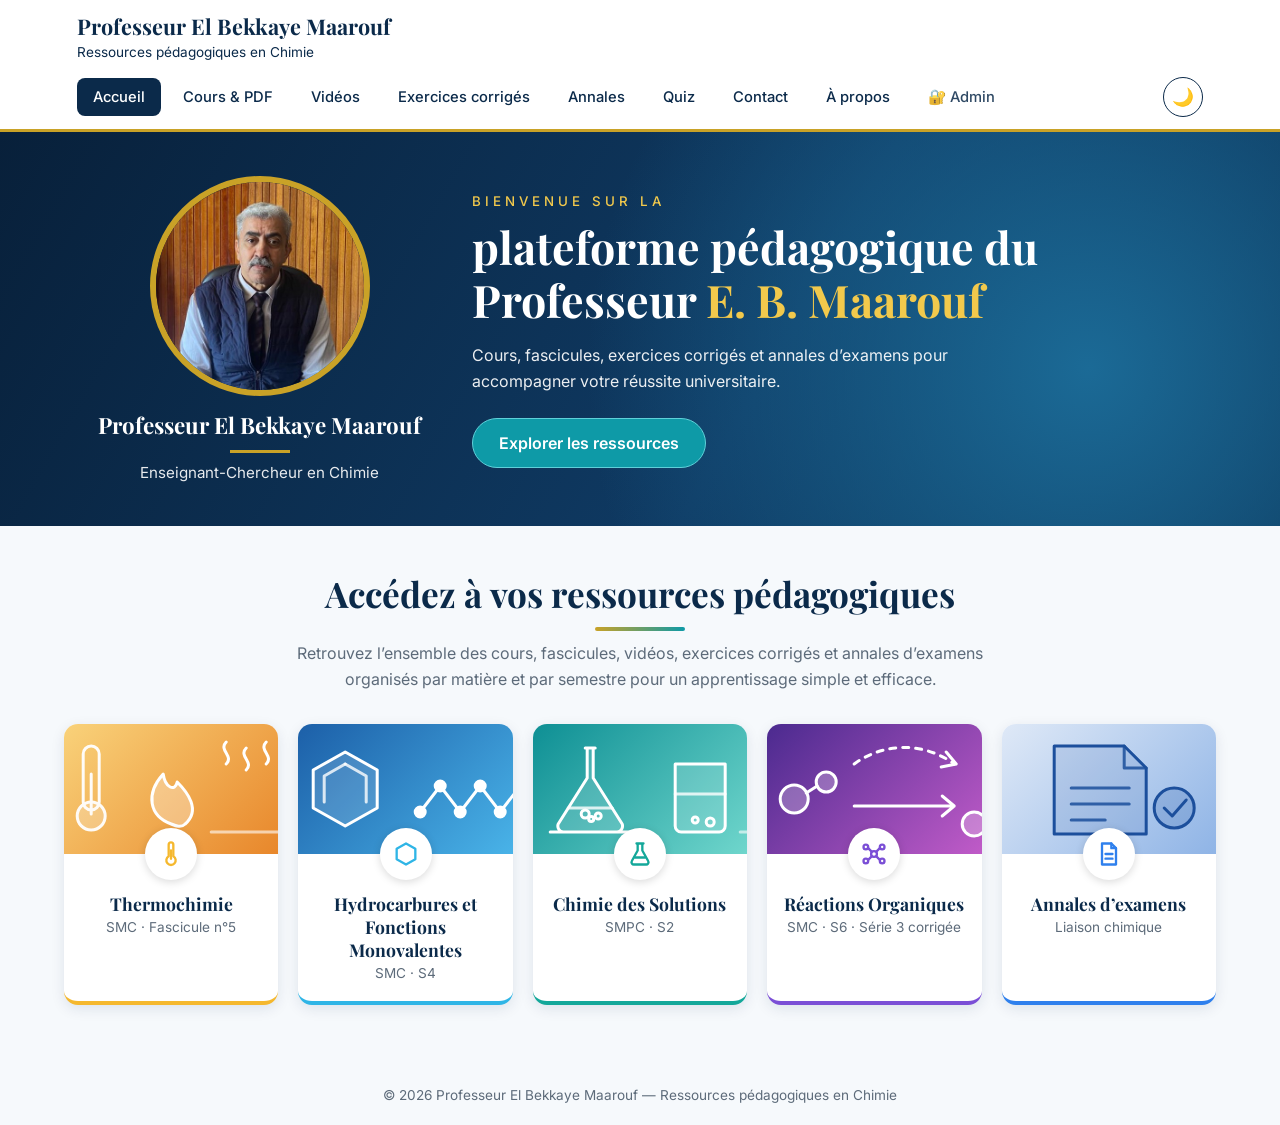
<file: maarouf-site-deploy/index.html>
<!DOCTYPE html>
<html lang="fr"><head><meta charset="utf-8"><meta name="viewport" content="width=device-width, initial-scale=1"><meta name="description" content="Cours, vidéos, exercices corrigés et annales de chimie du Professeur El Bekkaye Maarouf."><title>Plateforme pédagogique de chimie – Pr. Maarouf</title>
<link href="https://fonts.googleapis.com/css2?family=Playfair+Display:wght@600;700&family=Inter:wght@400;500;600;700&display=swap" rel="stylesheet"><link rel="stylesheet" href="style.css"></head><body>
<header><a href="index.html" class="brand serif"><b>Professeur El Bekkaye Maarouf</b><span style="font-family:Inter,sans-serif">Ressources pédagogiques en Chimie</span></a><nav><a class="on" href="index.html">Accueil</a><a href="cours.html">Cours &amp; PDF</a><a href="videos.html">Vidéos</a><a href="exercices.html">Exercices corrigés</a><a href="annales.html">Annales</a><a href="quiz.html">Quiz</a><a href="contact.html">Contact</a><a href="apropos.html">À propos</a><a class="adm" href="/admin/">🔐 Admin</a></nav><button id="tm" type="button" aria-label="Mode sombre" title="Mode sombre">🌙</button></header>
<section class="hero">
  <div class="prof">
    <div class="photo">
      <img src="prof.jpg" alt="Professeur El Bekkaye Maarouf">
    </div>
    <h2 class="serif">Professeur El Bekkaye Maarouf</h2>
    <hr>
    <p>Enseignant-Chercheur en Chimie</p>
  </div>
  <div>
    <small>BIENVENUE SUR LA</small>
    <h1 class="serif">plateforme pédagogique du <span class="nm">Professeur <em>E. B. Maarouf</em></span></h1>
    <p class="lead">Cours, fascicules, exercices corrigés et annales d’examens pour accompagner votre réussite universitaire.</p>
    <a class="btn" href="#ressources">Explorer les ressources</a>
  </div>
</section>

<section class="res" id="ressources">
  <h3 class="serif" id="rt" data-t="Accédez à vos ressources pédagogiques">Accédez à vos ressources pédagogiques</h3>
  <p class="sub rv" style="--d:.7s">Retrouvez l’ensemble des cours, fascicules, vidéos, exercices corrigés et annales d’examens organisés par matière et par semestre pour un apprentissage simple et efficace.</p>
  <div class="grid">
    <a class="card rv" href="cours.html" style="--d:1.00s;--c:#f5b82e;--g:linear-gradient(135deg,#f9d27a,#e8872b)">
      <div class="cover"><svg viewBox="0 0 300 130" preserveAspectRatio="xMidYMid slice" fill="none" stroke="currentColor" stroke-width="3" stroke-linecap="round" stroke-linejoin="round" aria-hidden="true"><g opacity=".95"><rect x="62" y="22" width="16" height="64" rx="8"/><circle cx="70" cy="92" r="14" fill="currentColor" fill-opacity=".25"/><path d="M70 50v40" class="pulse"/></g>
<path class="fl" d="M150 100c-22-8-26-30-8-50 2 14 12 18 14 8 10 10 24 28 8 42-4 4-9 2-14 0z" fill="currentColor" fill-opacity=".3"/>
<path class="wv" d="M205 40c8-8-8-14 0-22M225 46c8-8-8-14 0-22M245 40c8-8-8-14 0-22"/><path d="M190 108h70" opacity=".6"/></svg></div>
      <div class="ico"><svg viewBox="0 0 24 24"><path d="M10 4a2 2 0 014 0v10a4 4 0 11-4 0z"/><path d="M12 9v7"/></svg></div>
      <h4 class="serif">Thermochimie</h4><span>SMC · Fascicule n°5</span>
    </a>
    <a class="card rv" href="cours.html" style="--d:1.15s;--c:#2fb5e6;--g:linear-gradient(135deg,#1c5fa8,#49b3e8)">
      <div class="cover"><svg viewBox="0 0 300 130" preserveAspectRatio="xMidYMid slice" fill="none" stroke="currentColor" stroke-width="3" stroke-linecap="round" stroke-linejoin="round" aria-hidden="true"><g class="spin" style="transform-origin:90px 65px"><path d="M90 28l32 18v38l-32 18-32-18V46z" fill="currentColor" fill-opacity=".15"/><path d="M90 40l21 12v26" opacity=".8"/><path d="M69 78V52l21-12" opacity=".8"/></g>
<path class="fl" d="M165 88l20-26 20 26 20-26 20 26 20-26" /><circle cx="165" cy="88" r="5" fill="currentColor"/><circle cx="205" cy="88" r="5" fill="currentColor"/><circle cx="245" cy="88" r="5" fill="currentColor"/><circle cx="185" cy="62" r="5" fill="currentColor"/><circle cx="225" cy="62" r="5" fill="currentColor"/><circle cx="265" cy="62" r="5" fill="currentColor"/></svg></div>
      <div class="ico"><svg viewBox="0 0 24 24"><path d="M12 3l8 4.5v9L12 21l-8-4.5v-9z"/></svg></div>
      <h4 class="serif">Hydrocarbures et Fonctions Monovalentes</h4><span>SMC · S4</span>
    </a>
    <a class="card rv" href="cours.html" style="--d:1.30s;--c:#14a89a;--g:linear-gradient(135deg,#0e8f94,#6fd6cc)">
      <div class="cover"><svg viewBox="0 0 300 130" preserveAspectRatio="xMidYMid slice" fill="none" stroke="currentColor" stroke-width="3" stroke-linecap="round" stroke-linejoin="round" aria-hidden="true"><path d="M60 108h80M95 24h10M97 24v30L68 100a6 6 0 005 8h54a6 6 0 005-8L103 54V24" fill="currentColor" fill-opacity=".15"/><path d="M78 84h44" opacity=".8"/>
<circle class="bub" cx="95" cy="90" r="4"/><circle class="bub b2" cx="108" cy="92" r="3"/><circle class="bub b3" cx="101" cy="95" r="2.5"/>
<path d="M185 40h50v62a6 6 0 01-6 6h-38a6 6 0 01-6-6z" fill="currentColor" fill-opacity=".15"/><path d="M185 70h50" opacity=".8" class="pulse"/><path d="M250 108h20" opacity=".6"/><circle class="bub b2" cx="205" cy="96" r="3"/><circle class="bub" cx="220" cy="98" r="4"/></svg></div>
      <div class="ico"><svg viewBox="0 0 24 24"><path d="M9 3h6M10 3v6l-5 9a2 2 0 002 3h10a2 2 0 002-3l-5-9V3"/><path d="M7.5 15h9"/></svg></div>
      <h4 class="serif">Chimie des Solutions</h4><span>SMPC · S2</span>
    </a>
    <a class="card rv" href="exercices.html" style="--d:1.45s;--c:#7b4fd6;--g:linear-gradient(135deg,#4b2a8f,#c05bc8)">
      <div class="cover"><svg viewBox="0 0 300 130" preserveAspectRatio="xMidYMid slice" fill="none" stroke="currentColor" stroke-width="3" stroke-linecap="round" stroke-linejoin="round" aria-hidden="true"><g class="fl"><circle cx="70" cy="75" r="14" fill="currentColor" fill-opacity=".25"/><circle cx="102" cy="58" r="10" fill="currentColor" fill-opacity=".25"/><path d="M82 69l11-7"/></g>
<path class="dash" d="M130 40c30-22 70-22 100 0" stroke-dasharray="6 7"/><path d="M222 28l10 12-15 3"/><path d="M130 82h100M218 72l12 10-12 10"/>
<g class="fl b2"><circle cx="250" cy="100" r="12" fill="currentColor" fill-opacity=".25"/><circle cx="276" cy="86" r="9" fill="currentColor" fill-opacity=".25"/></g></svg></div>
      <div class="ico"><svg viewBox="0 0 24 24"><circle cx="12" cy="12" r="2.5"/><circle cx="5" cy="6" r="2"/><circle cx="19" cy="6" r="2"/><circle cx="5" cy="18" r="2"/><circle cx="19" cy="18" r="2"/><path d="M7 7l3 3M17 7l-3 3M7 17l3-3M17 17l-3-3"/></svg></div>
      <h4 class="serif">Réactions Organiques</h4><span>SMC · S6 · Série 3 corrigée</span>
    </a>
    <a class="card rv" href="annales.html" style="--d:1.60s;--c:#2f80ed;--g:linear-gradient(135deg,#dfe9f7,#8fb4e6)">
      <div class="cover"><svg viewBox="0 0 300 130" preserveAspectRatio="xMidYMid slice" fill="none" stroke="currentColor" stroke-width="3" stroke-linecap="round" stroke-linejoin="round" aria-hidden="true"><g class="fl"><path d="M95 22h70l22 22v66H95z" fill="currentColor" fill-opacity=".12"/><path d="M165 22v22h22M112 64h58M112 80h58M112 96h34" opacity=".85"/></g>
<g class="fl b2"><circle cx="215" cy="84" r="20" fill="currentColor" fill-opacity=".18"/><path d="M205 84l8 8 14-16" class="dash2"/></g></svg></div>
      <div class="ico"><svg viewBox="0 0 24 24"><path d="M6 3h8l4 4v14H6z"/><path d="M14 3v4h4M9 12h6M9 16h6"/></svg></div>
      <h4 class="serif">Annales d’examens</h4><span>Liaison chimique</span>
    </a>
  </div>
</section>

<footer>© 2026 Professeur El Bekkaye Maarouf — Ressources pédagogiques en Chimie</footer>
<script src="config.js"></script><script src="script.js"></script></body></html>
</file>
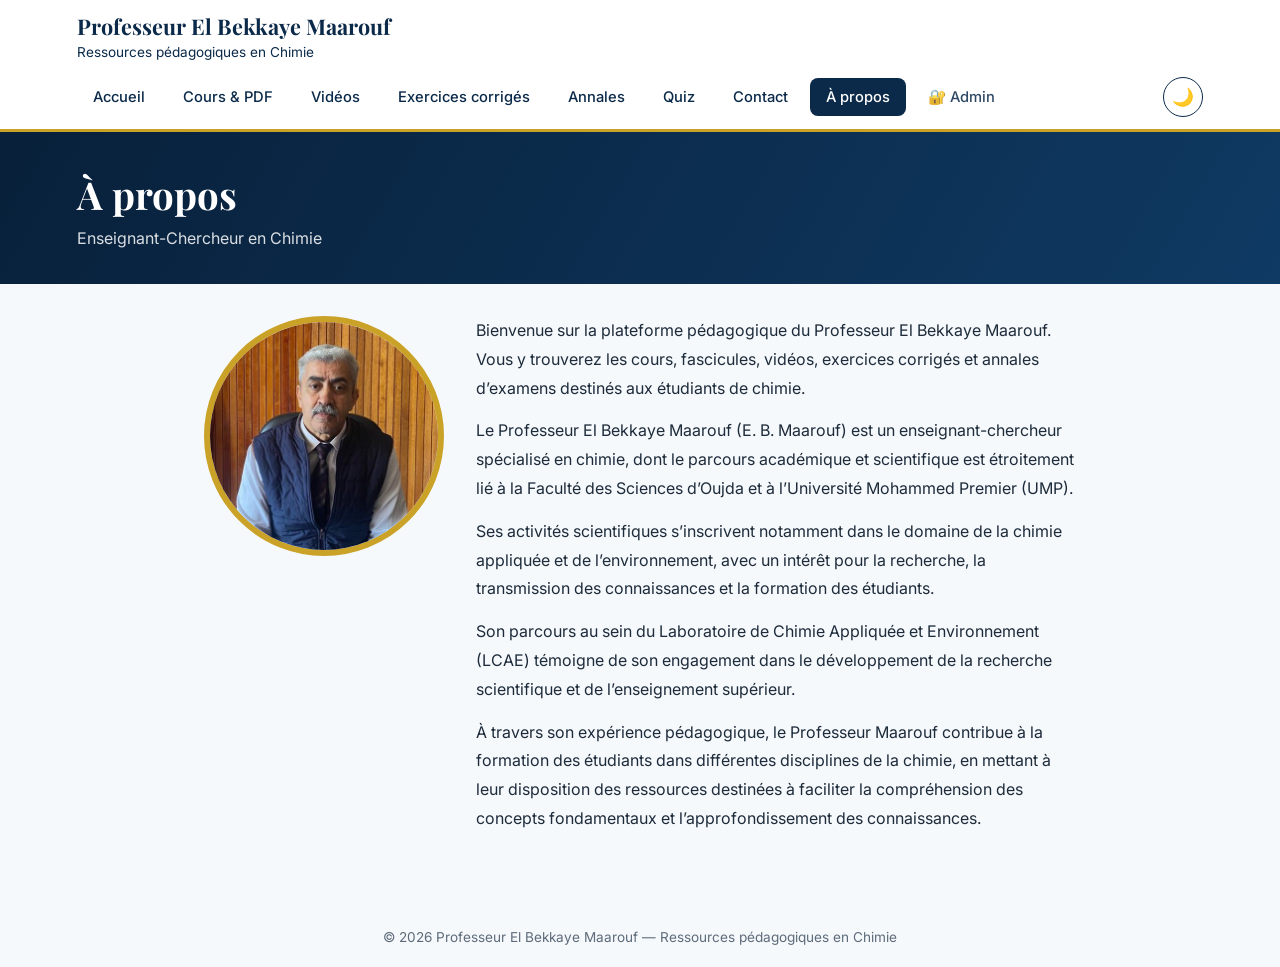
<file: maarouf-site-deploy/apropos.html>
<!DOCTYPE html>
<html lang="fr"><head><meta charset="utf-8"><meta name="viewport" content="width=device-width, initial-scale=1"><meta name="description" content="Cours, vidéos, exercices corrigés et annales de chimie du Professeur El Bekkaye Maarouf."><title>À propos – Pr. Maarouf</title>
<link href="https://fonts.googleapis.com/css2?family=Playfair+Display:wght@600;700&family=Inter:wght@400;500;600;700&display=swap" rel="stylesheet"><link rel="stylesheet" href="style.css"></head><body>
<header><a href="index.html" class="brand serif"><b>Professeur El Bekkaye Maarouf</b><span style="font-family:Inter,sans-serif">Ressources pédagogiques en Chimie</span></a><nav><a href="index.html">Accueil</a><a href="cours.html">Cours &amp; PDF</a><a href="videos.html">Vidéos</a><a href="exercices.html">Exercices corrigés</a><a href="annales.html">Annales</a><a href="quiz.html">Quiz</a><a href="contact.html">Contact</a><a class="on" href="apropos.html">À propos</a><a class="adm" href="/admin/">🔐 Admin</a></nav><button id="tm" type="button" aria-label="Mode sombre" title="Mode sombre">🌙</button></header>
<div class="band"><h1 class="serif">À propos</h1><p>Enseignant-Chercheur en Chimie</p></div><main><div class="about"><img src="prof.jpg" alt="Professeur El Bekkaye Maarouf"><div><p>Bienvenue sur la plateforme pédagogique du Professeur El Bekkaye Maarouf. Vous y trouverez les cours, fascicules, vidéos, exercices corrigés et annales d’examens destinés aux étudiants de chimie.</p>
<p>Le Professeur El Bekkaye Maarouf (E. B. Maarouf) est un enseignant-chercheur spécialisé en chimie, dont le parcours académique et scientifique est étroitement lié à la Faculté des Sciences d’Oujda et à l’Université Mohammed Premier (UMP).</p>
<p>Ses activités scientifiques s’inscrivent notamment dans le domaine de la chimie appliquée et de l’environnement, avec un intérêt pour la recherche, la transmission des connaissances et la formation des étudiants.</p>
<p>Son parcours au sein du Laboratoire de Chimie Appliquée et Environnement (LCAE) témoigne de son engagement dans le développement de la recherche scientifique et de l’enseignement supérieur.</p>
<p>À travers son expérience pédagogique, le Professeur Maarouf contribue à la formation des étudiants dans différentes disciplines de la chimie, en mettant à leur disposition des ressources destinées à faciliter la compréhension des concepts fondamentaux et l’approfondissement des connaissances.</p></div></div></main>
<footer>© 2026 Professeur El Bekkaye Maarouf — Ressources pédagogiques en Chimie</footer>
<script src="config.js"></script><script src="script.js"></script></body></html>
</file>
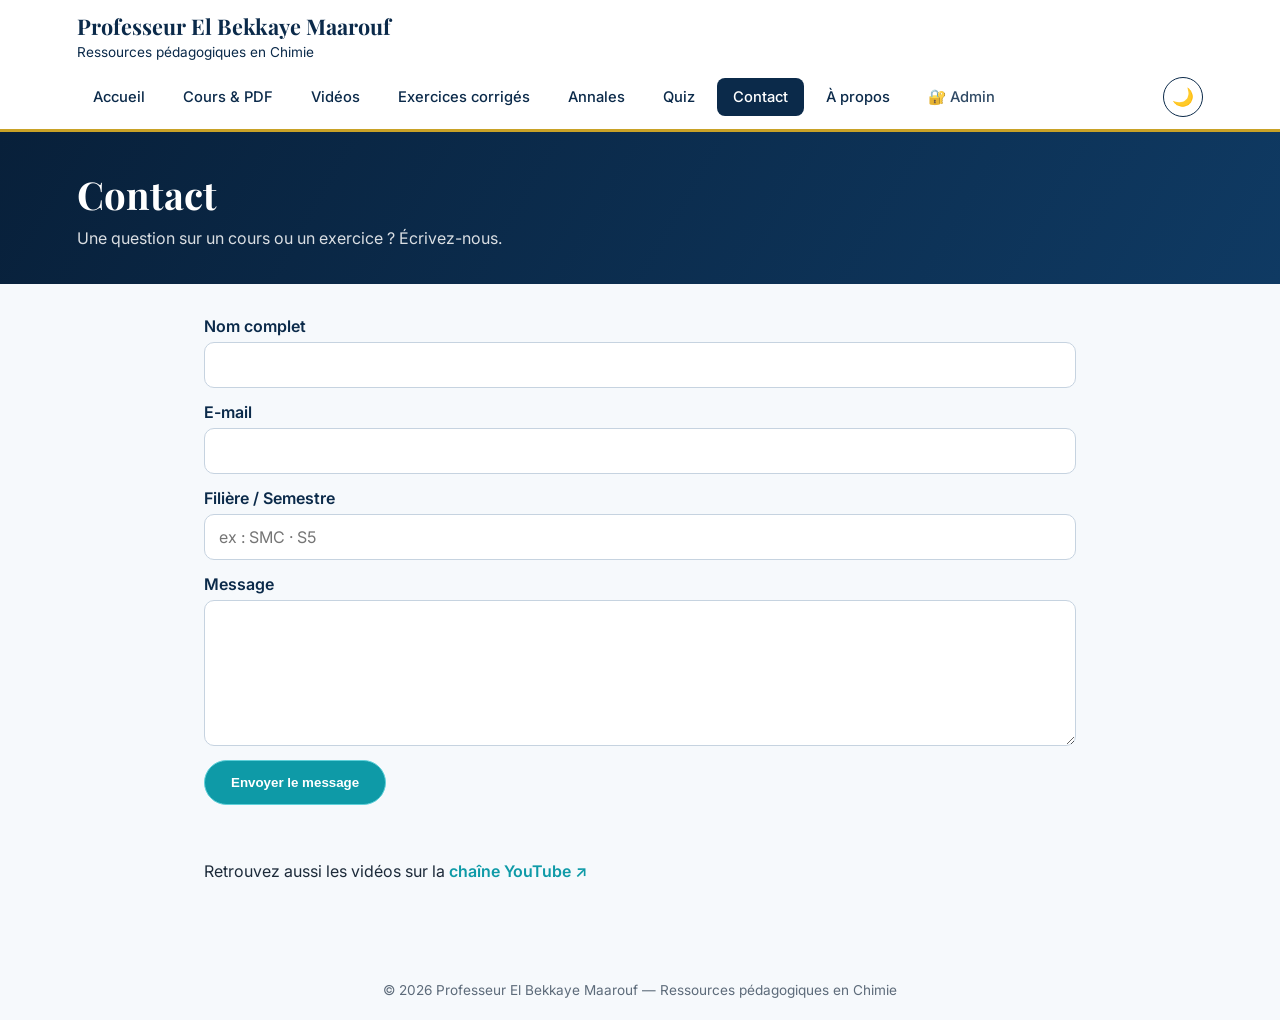
<file: maarouf-site-deploy/contact.html>
<!DOCTYPE html>
<html lang="fr"><head><meta charset="utf-8"><meta name="viewport" content="width=device-width, initial-scale=1"><meta name="description" content="Cours, vidéos, exercices corrigés et annales de chimie du Professeur El Bekkaye Maarouf."><title>Contact – Pr. Maarouf</title>
<link href="https://fonts.googleapis.com/css2?family=Playfair+Display:wght@600;700&family=Inter:wght@400;500;600;700&display=swap" rel="stylesheet"><link rel="stylesheet" href="style.css"></head><body>
<header><a href="index.html" class="brand serif"><b>Professeur El Bekkaye Maarouf</b><span style="font-family:Inter,sans-serif">Ressources pédagogiques en Chimie</span></a><nav><a href="index.html">Accueil</a><a href="cours.html">Cours &amp; PDF</a><a href="videos.html">Vidéos</a><a href="exercices.html">Exercices corrigés</a><a href="annales.html">Annales</a><a href="quiz.html">Quiz</a><a class="on" href="contact.html">Contact</a><a href="apropos.html">À propos</a><a class="adm" href="/admin/">🔐 Admin</a></nav><button id="tm" type="button" aria-label="Mode sombre" title="Mode sombre">🌙</button></header>
<div class="band"><h1 class="serif">Contact</h1><p>Une question sur un cours ou un exercice ? Écrivez-nous.</p></div><main>
<form name="contact" method="POST" data-netlify="true" netlify-honeypot="bot-field" id="cf" class="cform"><input type="hidden" name="form-name" value="contact"><p hidden><label>Ne pas remplir : <input name="bot-field"></label></p>
<label>Nom complet<input name="nom" required></label><label>E-mail<input type="email" name="email" required></label><label>Filière / Semestre<input name="filiere" placeholder="ex : SMC · S5"></label><label>Message<textarea name="message" rows="6" required></textarea></label>
<button class="btn" type="submit" style="cursor:pointer">Envoyer le message</button><p id="cmsg" role="status"></p></form>
<p>Retrouvez aussi les vidéos sur la <a href="https://www.youtube.com/@cogitonsavecmaarouf1263" target="_blank" rel="noopener noreferrer" style="color:var(--teal);font-weight:600">chaîne YouTube ↗</a></p></main>
<footer>© 2026 Professeur El Bekkaye Maarouf — Ressources pédagogiques en Chimie</footer>
<script src="config.js"></script><script src="script.js"></script></body></html>
</file>
<file: maarouf-site-deploy/style.css>
:root{--navy:#0b2a4a;--deep:#08203a;--gold:#c9a227;--gold2:#f2c94c;--teal:#0e9aa7;--bg:#f6f9fc;--ink:#1d2b3a;--muted:#5d6b7a}
*{box-sizing:border-box;margin:0;padding:0}
body{font-family:Inter,Arial,sans-serif;color:var(--ink);background:var(--bg)}
.serif{font-family:'Playfair Display',Georgia,serif}
a{text-decoration:none;color:inherit}
header{background:#fff;display:flex;align-items:center;justify-content:space-between;gap:16px;flex-wrap:wrap;padding:12px 6%;border-bottom:3px solid var(--gold)}
.brand b{display:block;font-size:1.35rem;color:var(--navy)}
.brand span{font-size:.85rem;color:var(--navy)}
nav{display:flex;gap:6px;flex-wrap:wrap}
nav a{padding:10px 16px;border-radius:8px;font-weight:500;font-size:.92rem;color:var(--navy)}
nav a.on{background:var(--navy);color:#fff}
nav a:hover:not(.on){background:#e8eef5}
.hero{background:radial-gradient(circle at 85% 60%,#1b6a96 0,transparent 45%),linear-gradient(120deg,var(--deep),#0f3a63 60%,#0a2f52);color:#fff;display:grid;grid-template-columns:minmax(260px,1fr) 2fr;gap:30px;align-items:center;padding:44px 6%}
.prof{text-align:center}
.photo{width:220px;height:220px;margin:0 auto 14px;border-radius:50%;border:6px solid var(--gold);background:#c9d8e6;overflow:hidden}
.photo img,.photo svg{width:100%;height:100%;object-fit:cover;display:block}
.prof h2{font-size:1.4rem}
.prof hr{width:60px;border:0;border-top:3px solid var(--gold);margin:10px auto}
.prof p{font-size:.95rem;opacity:.9}
.hero small{letter-spacing:.3em;color:var(--gold2);font-weight:500}
.hero h1{font-size:clamp(1.8rem,4vw,2.8rem);line-height:1.2;margin:10px 0 16px}
.hero h1 em{font-style:normal;color:var(--gold2)}
.hero p.lead{max-width:520px;line-height:1.6;opacity:.92;margin-bottom:24px}
.btn{display:inline-flex;align-items:center;gap:10px;background:var(--teal);color:#fff;padding:14px 26px;border-radius:40px;font-weight:600;border:1px solid #5fd0d9}
.btn:hover{background:#0b8590}
.res{padding:44px 5% 60px;text-align:center}
.res h3{font-size:clamp(1.6rem,3vw,2.2rem);color:var(--navy);margin-bottom:10px}
.res p.sub{max-width:700px;margin:0 auto 32px;color:var(--muted);line-height:1.6}
.grid{display:grid;grid-template-columns:repeat(auto-fit,minmax(200px,1fr));gap:20px}
.card{background:#fff;border-radius:14px;overflow:hidden;box-shadow:0 4px 14px rgba(11,42,74,.1);border-bottom:4px solid var(--c);display:block;transition:transform .15s}
.card:hover{transform:translateY(-4px)}
.cover{height:110px;background:var(--g)}
.ico{width:52px;height:52px;border-radius:50%;background:#fff;margin:-26px auto 0;position:relative;display:grid;place-items:center;box-shadow:0 2px 8px rgba(0,0,0,.15)}
.ico svg{width:28px;height:28px;stroke:var(--c);fill:none;stroke-width:2;stroke-linecap:round;stroke-linejoin:round}
.card h4{font-size:1.1rem;color:var(--navy);margin:12px 12px 4px}
.card span{display:block;font-size:.85rem;color:var(--muted);padding:0 12px 20px}
:focus-visible{outline:3px solid var(--gold2);outline-offset:2px}
@media(max-width:760px){.hero{grid-template-columns:1fr}}

.band{background:linear-gradient(120deg,var(--deep),#0f3a63);color:#fff;padding:36px 6%}
.band h1{font-size:clamp(1.6rem,3.5vw,2.4rem)}.band p{opacity:.85;margin-top:8px}
main{max-width:1000px;margin:0 auto;padding:32px 5% 60px}
.filters{display:flex;gap:8px;flex-wrap:wrap;margin-bottom:22px}
.filters button{border:1px solid var(--navy);background:#fff;color:var(--navy);padding:8px 18px;border-radius:30px;font:500 .9rem Inter,Arial;cursor:pointer}
.filters button.on{background:var(--navy);color:#fff}
.list{display:grid;gap:12px}
.item{background:#fff;border-radius:12px;padding:16px 20px;display:flex;justify-content:space-between;align-items:center;gap:14px;flex-wrap:wrap;box-shadow:0 2px 10px rgba(11,42,74,.08);border-left:5px solid var(--teal)}
.item b{color:var(--navy);display:block}.item small{color:var(--muted)}
.dl{background:var(--navy);color:#fff;padding:9px 18px;border-radius:8px;font-size:.88rem;font-weight:500}
.dl:hover{background:var(--teal)}
.vids{display:grid;grid-template-columns:repeat(auto-fit,minmax(260px,1fr));gap:18px}
.vid{background:#fff;border-radius:12px;overflow:hidden;box-shadow:0 2px 10px rgba(11,42,74,.1)}
.vid iframe{width:100%;aspect-ratio:16/9;border:0;display:block;background:#0b2a4a}
.vid div{padding:12px 16px}.vid b{color:var(--navy)}
main p{line-height:1.8;margin-bottom:14px}
footer{text-align:center;padding:22px;color:var(--muted);font-size:.85rem}

.about{display:flex;gap:32px;align-items:flex-start;flex-wrap:wrap}.about img{width:240px;height:240px;object-fit:cover;border-radius:50%;border:6px solid var(--gold);flex:none}.about div{flex:1;min-width:260px}

    .channel-banner {
      background: linear-gradient(120deg, var(--deep), #0f3a63);
      color: white;
      padding: 28px;
      border-radius: 14px;
      margin-bottom: 32px;
    }

    .channel-banner h2 {
      font-family: 'Playfair Display', Georgia, serif;
      margin-bottom: 10px;
    }

    .channel-banner p {
      color: #e0eaf3;
      line-height: 1.7;
      margin-bottom: 18px;
    }

    .channel-link {
      display: inline-block;
      background: var(--teal);
      color: white;
      padding: 12px 20px;
      border-radius: 30px;
      font-weight: 600;
    }

    .video-intro {
      margin-bottom: 24px;
    }

    .video-intro h2 {
      color: var(--navy);
      margin-bottom: 10px;
    }

    .video-intro p {
      color: var(--muted);
    }

    .playlist-card {
      background: #fff;
      border-radius: 16px;
      overflow: hidden;
      margin-bottom: 28px;
      box-shadow: 0 5px 18px rgba(11, 42, 74, .10);
      border-top: 4px solid var(--gold);
    }

    .playlist-info {
      padding: 24px 24px 18px;
    }

    .playlist-label {
      display: inline-block;
      color: var(--teal);
      font-size: .78rem;
      font-weight: 700;
      letter-spacing: .12em;
      margin-bottom: 10px;
    }

    .playlist-info h2 {
      color: var(--navy);
      font-family: 'Playfair Display', Georgia, serif;
      font-size: clamp(1.3rem, 3vw, 1.8rem);
      line-height: 1.4;
      margin-bottom: 10px;
    }

    .playlist-info p {
      color: var(--muted);
      line-height: 1.7;
      margin-bottom: 14px;
    }

    .playlist-meta {
      display: flex;
      gap: 8px;
      flex-wrap: wrap;
    }

    .playlist-meta span {
      padding: 6px 12px;
      background: #edf5f8;
      color: var(--navy);
      border-radius: 20px;
      font-size: .82rem;
      font-weight: 600;
    }

    /* Illustration statique : aucun lecteur intégré */
    .playlist-cover {
      min-height: 270px;
      padding: 35px 20px;
      display: flex;
      flex-direction: column;
      align-items: center;
      justify-content: center;
      text-align: center;
      gap: 16px;
      color: white;
      background:
        radial-gradient(circle at 80% 25%, rgba(14,154,167,.25), transparent 35%),
        linear-gradient(135deg, #08203a, #123e65);
    }

    .youtube-logo {
      width: 94px;
      height: 66px;
      display: flex;
      align-items: center;
      justify-content: center;
      background: #ff0033;
      border-radius: 18px;
      box-shadow: 0 8px 24px rgba(0,0,0,.2);
    }

    .youtube-logo svg {
      width: 38px;
      height: 38px;
      fill: white;
    }

    .playlist-cover h3 {
      font-family: 'Playfair Display', Georgia, serif;
      font-size: clamp(1.1rem, 2.5vw, 1.5rem);
      line-height: 1.5;
      max-width: 600px;
    }

    .playlist-cover p {
      color: #dbe8f3;
      font-size: .95rem;
    }

    .playlist-actions {
      padding: 20px 24px 24px;
    }

    .playlist-button {
      display: inline-flex;
      justify-content: center;
      align-items: center;
      gap: 10px;
      background: var(--navy);
      color: #fff;
      padding: 13px 20px;
      border-radius: 9px;
      font-weight: 600;
      transition: background .2s, transform .2s;
    }

    .playlist-button:hover {
      background: var(--teal);
      transform: translateY(-2px);
    }

    .playlist-button svg {
      width: 19px;
      height: 19px;
      fill: currentColor;
      flex-shrink: 0;
    }

    .channel-link:hover {
      background: #0b8590;
    }

    @media (max-width: 600px) {
      .channel-banner {
        padding: 21px;
      }

      .playlist-info {
        padding: 20px 17px;
      }

      .playlist-cover {
        min-height: 230px;
        padding: 25px 16px;
      }

      .playlist-actions {
        padding: 17px;
      }

      .playlist-button {
        width: 100%;
        text-align: center;
      }
    }
  
.cover{height:130px;color:#fff;display:grid;place-items:center;overflow:hidden}.card:nth-child(5) .cover{color:#1c4f9c}.cover svg{width:100%;height:100%}
.fl{animation:fl 3.6s ease-in-out infinite;transform-box:fill-box;transform-origin:center}.fl.b2{animation-delay:-1.8s}
.spin{animation:spin 18s linear infinite;transform-box:view-box}.pulse{animation:pulse 2.4s ease-in-out infinite}
.wv{animation:wv 2.6s ease-in-out infinite}.bub{animation:bub 2.8s ease-in infinite;transform-box:fill-box}.bub.b2{animation-delay:-1s}.bub.b3{animation-delay:-1.9s}
.dash{animation:dash 1.2s linear infinite}.dash2{stroke-dasharray:40;animation:dr 3s ease-in-out infinite}
@keyframes fl{50%{transform:translateY(-7px)}}@keyframes spin{to{transform:rotate(360deg)}}@keyframes pulse{50%{opacity:.35}}
@keyframes wv{50%{transform:translateY(-6px);opacity:.4}}@keyframes bub{0%{transform:translateY(8px);opacity:0}30%{opacity:1}100%{transform:translateY(-45px);opacity:0}}
@keyframes dash{to{stroke-dashoffset:-26}}@keyframes dr{0%{stroke-dashoffset:40}40%,100%{stroke-dashoffset:0}}
.rv{opacity:0}.rv.in{opacity:1;animation:rise .85s cubic-bezier(.2,.7,.2,1) backwards;animation-delay:var(--d,0s)}
@keyframes rise{from{opacity:0;transform:translateY(28px)}}
.res h3{position:relative;display:inline-block;padding-bottom:14px}
.res h3::after{content:"";position:absolute;left:50%;bottom:0;height:4px;width:0;border-radius:4px;background:linear-gradient(90deg,var(--gold),var(--teal));transform:translateX(-50%);transition:width 1s .5s ease}
.res h3.in::after{width:90px}
.res h3 .w{display:inline-block;opacity:0}.res h3.in .w{opacity:1;animation:rise .7s cubic-bezier(.2,.7,.2,1) backwards;animation-delay:calc(var(--i)*.09s)}
@media(prefers-reduced-motion:reduce){*{animation:none!important;transition:none!important}.rv,.res h3 .w{opacity:1!important}.res h3::after{width:90px}}
#tm{border:1px solid var(--navy);background:#fff;border-radius:50%;width:40px;height:40px;font-size:1.1rem;cursor:pointer}
.search{width:100%;padding:12px 18px;border:1px solid #c6d3e0;border-radius:30px;font:500 .95rem Inter,Arial;margin-bottom:18px;background:#fff;color:var(--ink)}
.qo{display:block;width:100%;text-align:left;margin:8px 0;padding:12px 16px;border:1px solid #c6d3e0;border-radius:10px;background:#fff;color:var(--ink);font:500 .95rem Inter,Arial;cursor:pointer}
.qo.ok{background:#d9f3e4;border-color:#27ae60;color:#0f5132}.qo.ko{background:#fde2e2;border-color:#e74c3c;color:#7a1c1c}
.qc{background:#fff;border-radius:14px;padding:22px;box-shadow:0 4px 14px rgba(11,42,74,.1);border-top:4px solid var(--gold)}.qc h3{color:var(--navy);margin-bottom:8px}
.qe{margin-top:12px;color:var(--muted);line-height:1.6}.qn{margin-top:14px}.qn button{margin-right:8px}
.cform{display:grid;gap:14px;margin-bottom:24px}.cform label{display:grid;gap:6px;font-weight:600;color:var(--navy)}
.cform input,.cform textarea{padding:12px 14px;border:1px solid #c6d3e0;border-radius:10px;font:400 1rem Inter,Arial;background:#fff;color:var(--ink)}.cform .btn{justify-self:start;border:1px solid #5fd0d9}
[data-theme=dark]{--bg:#0d1620;--ink:#e6edf4;--muted:#9fb0c1;color-scheme:dark}
[data-theme=dark] header,[data-theme=dark] .item,[data-theme=dark] .card,[data-theme=dark] .playlist-card,[data-theme=dark] .qc,[data-theme=dark] .qo,[data-theme=dark] .search,[data-theme=dark] .cform input,[data-theme=dark] .cform textarea,[data-theme=dark] .filters button,[data-theme=dark] #tm,[data-theme=dark] .ico{background:#16222f;color:var(--ink)}
[data-theme=dark] .brand b,[data-theme=dark] .brand span,[data-theme=dark] nav a,[data-theme=dark] .card h4,[data-theme=dark] .item b,[data-theme=dark] .res h3,[data-theme=dark] .playlist-info h2,[data-theme=dark] .video-intro h2,[data-theme=dark] .qc h3,[data-theme=dark] .cform label{color:#e6edf4}
[data-theme=dark] nav a.on,[data-theme=dark] .filters button.on,[data-theme=dark] .dl{background:var(--teal);color:#fff}[data-theme=dark] nav a:hover:not(.on){background:#223445}
[data-theme=dark] .qo.ok{background:#12351f;color:#9be3b5}[data-theme=dark] .qo.ko{background:#3a1717;color:#f3b3b3}[data-theme=dark] .playlist-meta span{background:#223445;color:#e6edf4}
.page[hidden]{display:none}

.vtools{display:flex;gap:14px;align-items:center;justify-content:space-between;flex-wrap:wrap;margin-bottom:22px}.vtools .filters{margin:0}.vtools .search{flex:1;min-width:220px;max-width:340px;margin:0}
.vgrid{display:grid;grid-template-columns:repeat(auto-fill,minmax(290px,1fr));gap:24px}
.vcard{background:#fff;border-radius:16px;overflow:hidden;box-shadow:0 5px 18px rgba(11,42,74,.1);display:flex;flex-direction:column;transition:transform .2s,box-shadow .2s;animation:vin .6s cubic-bezier(.2,.7,.2,1) backwards;animation-delay:calc(var(--i)*.08s)}
.vcard:hover{transform:translateY(-6px);box-shadow:0 12px 28px rgba(11,42,74,.18)}
@keyframes vin{from{opacity:0;transform:translateY(24px)}}
.vthumb{position:relative;display:block;aspect-ratio:16/9;overflow:hidden;background:radial-gradient(circle at 80% 25%,rgba(14,154,167,.35),transparent 40%),linear-gradient(135deg,#08203a,#123e65)}
.vthumb img{position:absolute;inset:0;width:100%;height:100%;object-fit:cover;transition:transform .4s}.vcard:hover .vthumb img{transform:scale(1.07)}
.vplay{position:absolute;inset:0;margin:auto;width:62px;height:44px;border-radius:14px;background:#ff0033;display:grid;place-items:center;box-shadow:0 6px 18px rgba(0,0,0,.35);transition:transform .2s}.vcard:hover .vplay{transform:scale(1.12)}
.vplay svg{width:26px;height:26px;fill:#fff}
.vlist{position:absolute;left:0;right:0;bottom:16px;text-align:center;color:#dbe8f3;font-weight:600;letter-spacing:.1em;font-size:.85rem}
.vbadge{position:absolute;top:12px;left:12px;background:rgba(8,32,58,.85);color:#fff;font-size:.7rem;font-weight:700;letter-spacing:.1em;padding:5px 10px;border-radius:20px}
.vbody{padding:18px 20px 22px;display:flex;flex-direction:column;gap:8px;flex:1}.vcat{color:var(--teal);font-size:.75rem;font-weight:700;letter-spacing:.08em;text-transform:uppercase}
.vbody h3{color:var(--navy);font-size:1.15rem;line-height:1.35}.vbody p{color:var(--muted);line-height:1.6;font-size:.92rem;margin:0 0 6px;flex:1}.vbody .playlist-button{align-self:flex-start}
[data-theme=dark] .vcard{background:#16222f}[data-theme=dark] .vbody h3{color:#e6edf4}
@media(prefers-reduced-motion:reduce){.vcard{animation:none}}

/* Titre : "Professeur E. B. Maarouf" sur une seule ligne */
.hero h1 .nm{display:block;white-space:nowrap}
/* Bouton menu (icône maison) : caché sur ordinateur */
#mn{display:none;margin-left:auto;border:1px solid var(--navy);background:#fff;color:var(--navy);border-radius:50%;width:40px;height:40px;cursor:pointer;place-items:center;padding:0}
#mn svg{width:22px;height:22px;fill:none;stroke:currentColor;stroke-width:2;stroke-linecap:round;stroke-linejoin:round}
header.open #mn{background:var(--navy);color:#fff}
@media(max-width:760px){
 header{position:relative;flex-wrap:nowrap;padding:10px 4%;gap:10px}
 .brand b{font-size:1.05rem}.brand span{font-size:.75rem}
 #mn{display:grid}
 nav{display:none;position:absolute;top:100%;left:0;right:0;z-index:50;flex-direction:column;gap:4px;background:#fff;padding:10px 4% 14px;border-bottom:3px solid var(--gold);box-shadow:0 14px 26px rgba(11,42,74,.2)}
 header.open nav{display:flex}
 nav a{padding:12px 14px}
 .hero h1{font-size:clamp(1.4rem,6vw,1.9rem)}
 .hero h1 .nm{white-space:normal}
}
[data-theme=dark] #mn{background:#16222f;color:#e6edf4}
[data-theme=dark] header.open #mn{background:var(--teal);color:#fff}
[data-theme=dark] nav{background:#16222f}

nav a.adm{opacity:.85}
</file>
